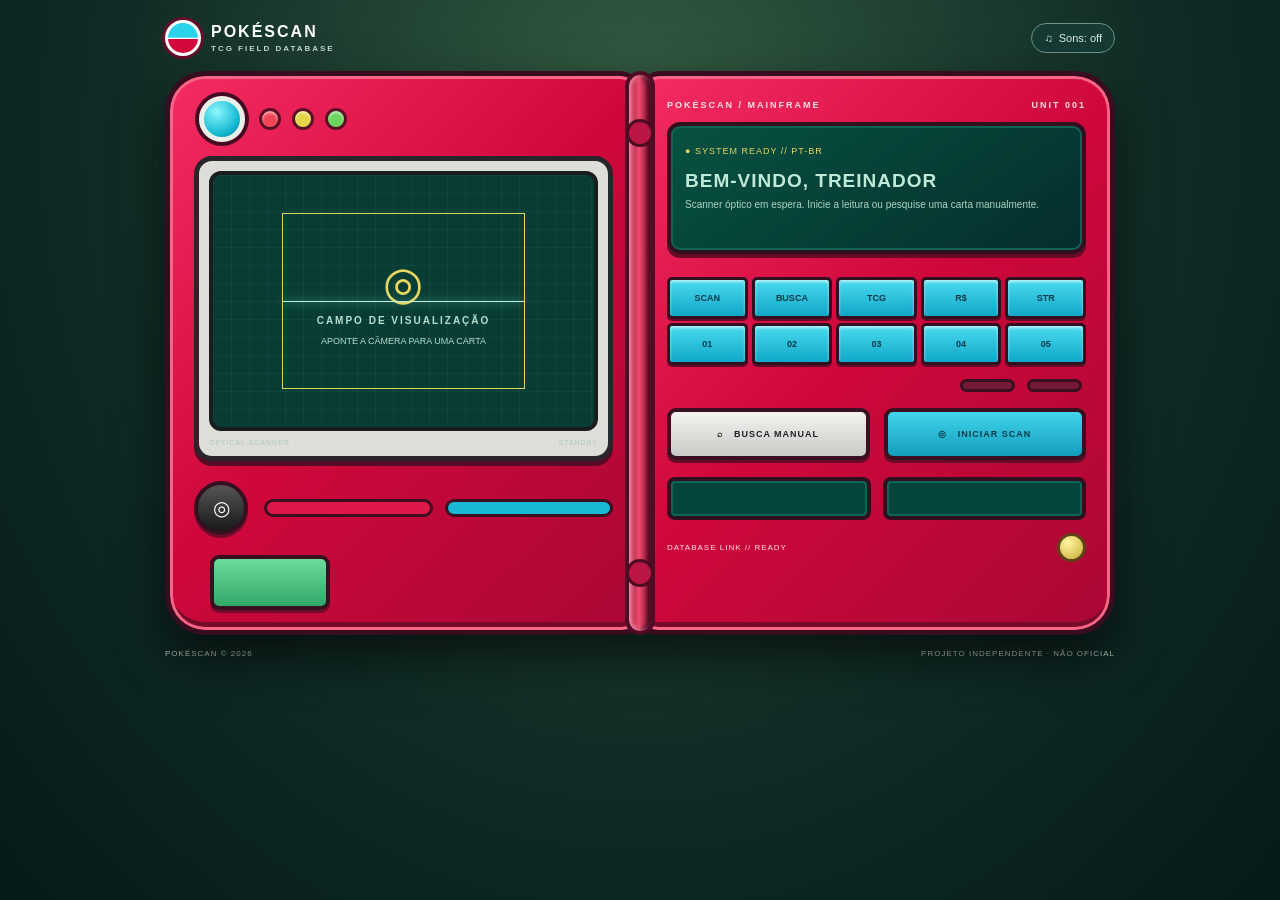
<file: index.html>
<!doctype html>
<html lang="pt-BR">
<head>
<meta charset="utf-8">
<meta name="viewport" content="width=device-width,initial-scale=1">
<meta name="theme-color" content="#d5093d">
<title>PokéScan</title>
<style>
:root{--r:#d5093d;--edge:#390d20;--sc:#073d35;--cyan:#22c4e3;--cream:#efeee9}*{box-sizing:border-box}body{margin:0;min-height:100vh;background:radial-gradient(ellipse at 50% 15%,#355c42,#102b25 58%,#061a19);font-family:Arial,sans-serif;color:white;padding:20px 12px}button{font:inherit;cursor:pointer}.app{max-width:1000px;margin:auto}.head{display:flex;justify-content:space-between;align-items:center;margin:0 auto 15px;max-width:950px}.brand{display:flex;gap:10px;align-items:center;font-weight:bold;letter-spacing:2px}.orb{width:36px;height:36px;border:3px solid white;border-radius:50%;background:linear-gradient(#2bd2ec 0 48%,white 49% 53%,#d5093d 54%);box-shadow:0 0 0 3px #690b2a}.brand small{display:block;font-size:8px;color:#c7d9d0;letter-spacing:2px;margin-top:3px}.sound{background:#163b34;color:#d8eee4;border:1px solid #6b9385;border-radius:20px;padding:8px 12px;font-size:11px}.device{display:grid;grid-template-columns:1fr 1fr;max-width:950px;margin:auto;filter:drop-shadow(0 22px 25px #0009)}.panel{background:linear-gradient(135deg,#f42c61,#cf083b 48%,#a90834);border:5px solid var(--edge);box-shadow:inset 0 0 0 3px #fa6686,inset 0 -8px 0 #780b2a;min-width:0}.left{border-radius:40px 20px 18px 40px;border-right-width:3px;padding:20px 24px}.right{border-radius:20px 40px 40px 18px;border-left-width:3px;padding:24px}.hinge{position:absolute;z-index:4;left:calc(50% - 15px);top:0;bottom:0;width:30px;border:4px solid #520b26;border-radius:18px;background:linear-gradient(90deg,#850b2c,#f34b70 45%,#720a28);box-shadow:inset 3px 0 5px #ff9aab,inset -3px 0 5px #350818}.hinge:before,.hinge:after{content:"";position:absolute;left:-3px;right:-3px;height:22px;border:3px solid #4c0b23;border-radius:50%;background:#b91643}.hinge:before{top:8%}.hinge:after{bottom:8%}.lefttop{display:flex;align-items:center;gap:14px;margin:0 0 14px 5px}.lens{width:46px;height:46px;border-radius:50%;background:radial-gradient(circle at 35% 30%,#8cf7ff,#14b8d0 65%,#08788b);border:5px solid #e7f0e9;box-shadow:0 0 0 4px #440c22}.lights{display:flex;gap:11px}.light{width:22px;height:22px;border-radius:50%;border:3px solid #5a1028;box-shadow:inset 0 2px 3px #fff9}.red{background:#f04455}.yellow{background:#e5d448}.green{background:#6bd55d}.frame{background:#deded9;border:5px solid #29252a;border-radius:18px;padding:10px;margin-bottom:20px;box-shadow:0 5px 0 #570b26}.view{height:260px;background:var(--sc);border:4px solid #191d1e;border-radius:12px;position:relative;display:grid;place-items:center;overflow:hidden}.view:before{content:"";position:absolute;inset:0;background:linear-gradient(#b0e8d20d 1px,transparent 1px),linear-gradient(90deg,#b0e8d20d 1px,transparent 1px);background-size:18px 18px}.view video{display:none;position:absolute;width:100%;height:100%;object-fit:cover}.placeholder{position:relative;text-align:center;color:#b6dfd0}.placeholder span{font-size:46px;display:block;color:#e8d65e}.placeholder b{font-size:10px;letter-spacing:2px}.placeholder small{display:block;font-size:9px;margin-top:8px}.reticle{position:absolute;inset:15% 18%;border:1px solid #e6d55c}.reticle:after{content:"";position:absolute;top:50%;left:0;right:0;height:1px;background:#baf5df;box-shadow:0 0 8px #baf5df}.foot{display:flex;justify-content:space-between;color:#aec9bd;font-size:7px;letter-spacing:1px;margin-top:8px}.leftbuttons{display:grid;grid-template-columns:58px 1fr 1fr;gap:12px;align-items:center}.round{width:54px;height:54px;border-radius:50%;border:4px solid #351020;background:linear-gradient(#555,#17191a);color:white;font-size:20px;box-shadow:0 3px 0 #700b2b}.pill{height:18px;border-radius:12px;border:3px solid #3c1021;background:#df174b}.pill.blue{background:#19b9d6}.greenkey{margin:20px 0 0 16px;width:120px;height:55px;border:4px solid #391020;border-radius:9px;background:linear-gradient(#6cdb9a,#32a76b);box-shadow:0 3px 0 #700b2b}.label{display:flex;justify-content:space-between;color:#ffe2e8;font-size:9px;font-weight:bold;letter-spacing:2px;margin-bottom:12px}.display{height:132px;background:linear-gradient(145deg,#075243,#052e2c);border:4px solid #32101f;border-radius:13px;box-shadow:inset 0 0 0 2px #126452,0 4px 0 #680b29;padding:14px;color:#c0e9d7}.display small{font-size:9px;color:#e7d65c;letter-spacing:1px}.display h1{font-size:19px;margin:12px 0 6px;letter-spacing:1px}.display p{font-size:10px;line-height:1.4;margin:0;color:#abd4c2}.keys{display:grid;grid-template-columns:repeat(5,1fr);gap:4px;margin:23px 0 14px}.key{height:42px;border:3px solid #32101f;border-radius:5px;background:linear-gradient(#4bdbef,#0fa6c8);box-shadow:inset 0 2px 3px #fff9,0 2px 0 #650b29;color:#073a47;font-size:9px;font-weight:bold}.tinyrow{display:flex;justify-content:flex-end;gap:12px;margin:0 4px 16px}.tiny{width:55px;height:13px;border-radius:10px;border:3px solid #391020;background:#741936}.actions{display:grid;grid-template-columns:1fr 1fr;gap:14px;margin-bottom:17px}.action{height:52px;border:4px solid #391020;border-radius:9px;background:linear-gradient(#f3f3ef,#c9c9c5);color:#222;font-size:9px;font-weight:bold;letter-spacing:1px;box-shadow:0 3px 0 #680b29}.action.primary{background:linear-gradient(#42d5ed,#129dbb);color:#073c49}.lowers{display:grid;grid-template-columns:1fr 1fr;gap:12px}.lower{height:43px;border:4px solid #30101e;border-radius:8px;background:#06453b;box-shadow:inset 0 0 0 2px #0b6855}.bottom{display:flex;justify-content:space-between;align-items:center;margin-top:13px;color:#ffe2e8;font-size:8px;letter-spacing:1px}.indicator{width:29px;height:29px;border-radius:50%;border:3px solid #604217;background:radial-gradient(circle at 35% 30%,#fff4a0,#c8ad34)}.caption{max-width:950px;margin:14px auto;color:#b8c9c0;display:flex;justify-content:space-between;font-size:8px;letter-spacing:1px}
dialog{border:3px solid #3b1020;border-radius:15px;padding:18px;width:min(92vw,460px);background:#f0eee7;color:#18201d;box-shadow:0 20px 70px #0009}dialog::backdrop{background:#031714c9;backdrop-filter:blur(3px)}.modalhead{display:flex;justify-content:space-between;font-size:12px;font-weight:bold;letter-spacing:1px;margin-bottom:14px}.close{border:0;background:transparent;font-size:24px}.stage{height:250px;background:#073d35;border-radius:9px;position:relative;display:grid;place-items:center;overflow:hidden}.stage video{display:none;width:100%;height:100%;object-fit:cover}.stage .placeholder{padding:10px}.modalnote{font-size:11px;color:#66736c;line-height:1.5}.modalactions{display:flex;justify-content:flex-end;gap:8px;margin-top:14px}.mbtn{border:0;border-radius:7px;padding:12px 16px;background:#ca093b;color:white;font-size:10px;font-weight:bold}.mbtn.gray{background:#68746e}.search{width:100%;padding:12px;border:1px solid #bbc3ba;border-radius:7px;margin-top:8px;font-size:14px}label{font-size:9px;font-weight:bold;letter-spacing:1px}
@media(max-width:680px){body{padding:10px 8px}.device{grid-template-columns:1fr;max-width:460px}.left{border:5px solid var(--edge);border-bottom-width:3px;border-radius:30px 30px 12px 12px;padding:14px 18px}.right{border:5px solid var(--edge);border-top-width:3px;border-radius:12px 12px 30px 30px;padding:18px}.hinge{left:0;right:0;top:calc(50% - 12px);bottom:auto;width:auto;height:24px;border-width:3px;border-radius:14px;background:linear-gradient(#870b2e,#f34b70 45%,#720a28)}.hinge:before,.hinge:after{top:3px;bottom:3px;width:18px;height:auto;left:12%;right:auto}.hinge:after{left:auto;right:12%}.lefttop{margin-bottom:10px}.lens{width:38px;height:38px}.light{width:18px;height:18px}.frame{padding:8px;margin-bottom:14px}.view{height:215px}.display{height:115px}.keys{margin:16px 0 12px}.key{height:37px}.actions{margin-bottom:13px}.caption{font-size:7px}}
</style>
</head>
<body>
<div class="app">
<header class="head">
<div class="brand"><span class="orb"></span><span>POKÉSCAN<small>TCG FIELD DATABASE</small></span></div>
<button class="sound" id="sound">♫ &nbsp;Sons: off</button>
</header>
<main>
<section class="device">
<div class="panel left">
<div class="lefttop"><span class="lens"></span><span class="lights"><i class="light red"></i><i class="light yellow"></i><i class="light green"></i></span></div>
<div class="frame">
<div class="view">
<video id="cameraVideo" autoplay playsinline></video>
<div class="placeholder" id="placeholder"><span>◎</span><b>CAMPO DE VISUALIZAÇÃO</b><small>APONTE A CÂMERA PARA UMA CARTA</small></div>
<div class="reticle"></div>
</div>
<div class="foot"><span>OPTICAL SCANNER</span><span id="status">STANDBY</span></div>
</div>
<div class="leftbuttons">
<button class="round" id="scan" aria-label="Iniciar scanner">◎</button>
<button class="pill" id="manual" aria-label="Busca manual"></button>
<button class="pill blue" id="about" aria-label="Sobre"></button>
</div>
<button class="greenkey" id="quick" aria-label="Iniciar scanner"></button>
</div>
<div class="hinge"></div>
<div class="panel right">
<div class="label"><span>POKÉSCAN / MAINFRAME</span><span>UNIT 001</span></div>
<div class="display">
<small>● SYSTEM READY // PT-BR</small>
<h1 id="title">BEM-VINDO, TREINADOR</h1>
<p id="info">Scanner óptico em espera. Inicie a leitura ou pesquise uma carta manualmente.</p>
</div>
<div class="keys">
<button class="key" data-do="scan">SCAN</button>
<button class="key" data-do="search">BUSCA</button>
<button class="key" data-do="catalog">TCG</button>
<button class="key" data-do="market">R$</button>
<button class="key" data-do="strategy">STR</button>
<button class="key" data-do="scan">01</button>
<button class="key" data-do="search">02</button>
<button class="key" data-do="catalog">03</button>
<button class="key" data-do="market">04</button>
<button class="key" data-do="strategy">05</button>
</div>
<div class="tinyrow"><span class="tiny"></span><span class="tiny"></span></div>
<div class="actions">
<button class="action" id="search">⌕ &nbsp; BUSCA MANUAL</button>
<button class="action primary" id="start">◎ &nbsp; INICIAR SCAN</button>
</div>
<div class="lowers"><div class="lower"></div><div class="lower"></div></div>
<div class="bottom"><span>DATABASE LINK // READY</span><span class="indicator"></span></div>
</div>
</section>
<div class="caption"><span>POKÉSCAN © 2026</span><span>PROJETO INDEPENDENTE · NÃO OFICIAL</span></div>
</main>
</div>

<dialog id="cameraDialog">
<div class="modalhead">SCANNER DE CARTAS<button class="close" data-close>×</button></div>
<div class="stage">
<video id="dialogVideo" autoplay playsinline></video>
<div class="placeholder" id="cameraPlaceholder"><span>◎</span><b>CÂMERA EM ESPERA</b><small>Permita o acesso à câmera.</small></div>
</div>
<p class="modalnote" id="cameraMessage">A câmera será iniciada quando você autorizar o acesso.</p>
<div class="modalactions">
<button class="mbtn gray" data-close>FECHAR</button>
<button class="mbtn" id="capture" disabled>CAPTURAR</button>
</div>
</dialog>

<dialog id="searchDialog">
<div class="modalhead">BUSCA NO CATÁLOGO<button class="close" data-close>×</button></div>
<label for="query">NOME DA CARTA OU COLEÇÃO</label>
<input id="query" class="search" placeholder="Ex.: Charizard, 151, Fogo...">
<p class="modalnote">O catálogo será conectado em uma próxima versão.</p>
<div class="modalactions">
<button class="mbtn gray" data-close>FECHAR</button>
<button class="mbtn" id="submitSearch">PESQUISAR</button>
</div>
</dialog>

<dialog id="aboutDialog">
<div class="modalhead">SOBRE O POKÉSCAN<button class="close" data-close>×</button></div>
<p>Projeto independente para identificar e explorar cartas Pokémon TCG em português, com informações de coleção, mercado e estratégia.</p>
<p class="modalnote">Projeto de fã, sem vínculo oficial com Nintendo, The Pokémon Company ou Creatures Inc.</p>
<div class="modalactions"><button class="mbtn" data-close>ENTENDI</button></div>
</dialog>

<script type="module" src="js/app.js"></script>
</body>
</html>
</file>
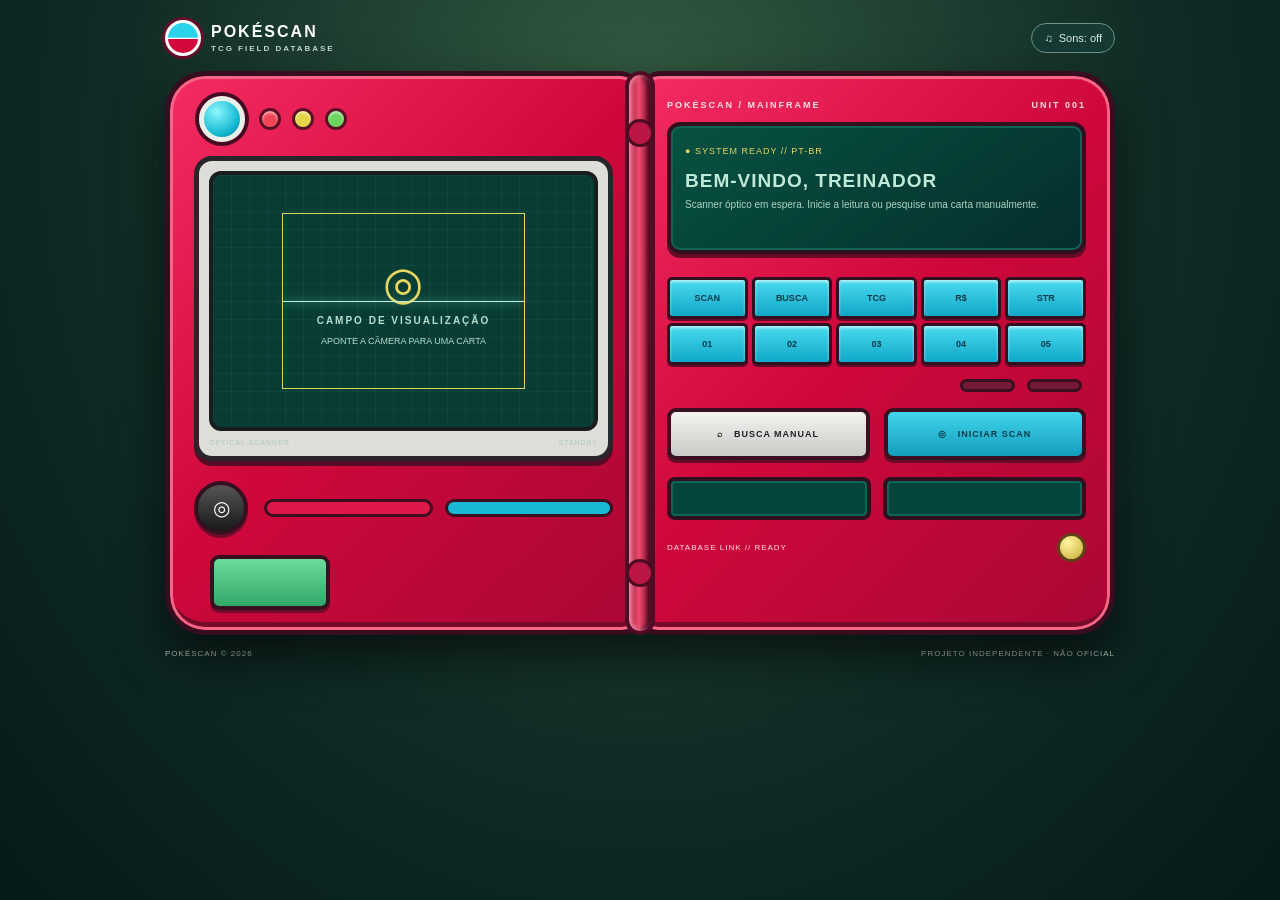
<file: Index.html>
<!doctype html>
<html lang="pt-BR"><head><meta charset="utf-8"><meta name="viewport" content="width=device-width,initial-scale=1"><meta name="theme-color" content="#d5093d"><title>PokéScan</title>
<style>
:root{--r:#d5093d;--edge:#390d20;--sc:#073d35;--cyan:#22c4e3;--cream:#efeee9}*{box-sizing:border-box}body{margin:0;min-height:100vh;background:radial-gradient(ellipse at 50% 15%,#355c42,#102b25 58%,#061a19);font-family:Arial,sans-serif;color:white;padding:20px 12px}button{font:inherit;cursor:pointer}.app{max-width:1000px;margin:auto}.head{display:flex;justify-content:space-between;align-items:center;margin:0 auto 15px;max-width:950px}.brand{display:flex;gap:10px;align-items:center;font-weight:bold;letter-spacing:2px}.orb{width:36px;height:36px;border:3px solid white;border-radius:50%;background:linear-gradient(#2bd2ec 0 48%,white 49% 53%,#d5093d 54%);box-shadow:0 0 0 3px #690b2a}.brand small{display:block;font-size:8px;color:#c7d9d0;letter-spacing:2px;margin-top:3px}.sound{background:#163b34;color:#d8eee4;border:1px solid #6b9385;border-radius:20px;padding:8px 12px;font-size:11px}.device{display:grid;grid-template-columns:1fr 1fr;max-width:950px;margin:auto;filter:drop-shadow(0 22px 25px #0009)}.panel{background:linear-gradient(135deg,#f42c61,#cf083b 48%,#a90834);border:5px solid var(--edge);box-shadow:inset 0 0 0 3px #fa6686,inset 0 -8px 0 #780b2a;min-width:0}.left{border-radius:40px 20px 18px 40px;border-right-width:3px;padding:20px 24px}.right{border-radius:20px 40px 40px 18px;border-left-width:3px;padding:24px}.hinge{position:absolute;z-index:4;left:calc(50% - 15px);top:0;bottom:0;width:30px;border:4px solid #520b26;border-radius:18px;background:linear-gradient(90deg,#850b2c,#f34b70 45%,#720a28);box-shadow:inset 3px 0 5px #ff9aab,inset -3px 0 5px #350818}.hinge:before,.hinge:after{content:"";position:absolute;left:-3px;right:-3px;height:22px;border:3px solid #4c0b23;border-radius:50%;background:#b91643}.hinge:before{top:8%}.hinge:after{bottom:8%}.lefttop{display:flex;align-items:center;gap:14px;margin:0 0 14px 5px}.lens{width:46px;height:46px;border-radius:50%;background:radial-gradient(circle at 35% 30%,#8cf7ff,#14b8d0 65%,#08788b);border:5px solid #e7f0e9;box-shadow:0 0 0 4px #440c22}.lights{display:flex;gap:11px}.light{width:22px;height:22px;border-radius:50%;border:3px solid #5a1028;box-shadow:inset 0 2px 3px #fff9}.red{background:#f04455}.yellow{background:#e5d448}.green{background:#6bd55d}.frame{background:#deded9;border:5px solid #29252a;border-radius:18px;padding:10px;margin-bottom:20px;box-shadow:0 5px 0 #570b26}.view{height:260px;background:var(--sc);border:4px solid #191d1e;border-radius:12px;position:relative;display:grid;place-items:center;overflow:hidden}.view:before{content:"";position:absolute;inset:0;background:linear-gradient(#b0e8d20d 1px,transparent 1px),linear-gradient(90deg,#b0e8d20d 1px,transparent 1px);background-size:18px 18px}.view video{display:none;position:absolute;width:100%;height:100%;object-fit:cover}.placeholder{position:relative;text-align:center;color:#b6dfd0}.placeholder span{font-size:46px;display:block;color:#e8d65e}.placeholder b{font-size:10px;letter-spacing:2px}.placeholder small{display:block;font-size:9px;margin-top:8px}.reticle{position:absolute;inset:15% 18%;border:1px solid #e6d55c}.reticle:after{content:"";position:absolute;top:50%;left:0;right:0;height:1px;background:#baf5df;box-shadow:0 0 8px #baf5df}.foot{display:flex;justify-content:space-between;color:#aec9bd;font-size:7px;letter-spacing:1px;margin-top:8px}.leftbuttons{display:grid;grid-template-columns:58px 1fr 1fr;gap:12px;align-items:center}.round{width:54px;height:54px;border-radius:50%;border:4px solid #351020;background:linear-gradient(#555,#17191a);color:white;font-size:20px;box-shadow:0 3px 0 #700b2b}.pill{height:18px;border-radius:12px;border:3px solid #3c1021;background:#df174b}.pill.blue{background:#19b9d6}.greenkey{margin:20px 0 0 16px;width:120px;height:55px;border:4px solid #391020;border-radius:9px;background:linear-gradient(#6cdb9a,#32a76b);box-shadow:0 3px 0 #700b2b}.label{display:flex;justify-content:space-between;color:#ffe2e8;font-size:9px;font-weight:bold;letter-spacing:2px;margin-bottom:12px}.display{height:132px;background:linear-gradient(145deg,#075243,#052e2c);border:4px solid #32101f;border-radius:13px;box-shadow:inset 0 0 0 2px #126452,0 4px 0 #680b29;padding:14px;color:#c0e9d7}.display small{font-size:9px;color:#e7d65c;letter-spacing:1px}.display h1{font-size:19px;margin:12px 0 6px;letter-spacing:1px}.display p{font-size:10px;line-height:1.4;margin:0;color:#abd4c2}.keys{display:grid;grid-template-columns:repeat(5,1fr);gap:4px;margin:23px 0 14px}.key{height:42px;border:3px solid #32101f;border-radius:5px;background:linear-gradient(#4bdbef,#0fa6c8);box-shadow:inset 0 2px 3px #fff9,0 2px 0 #650b29;color:#073a47;font-size:9px;font-weight:bold}.tinyrow{display:flex;justify-content:flex-end;gap:12px;margin:0 4px 16px}.tiny{width:55px;height:13px;border-radius:10px;border:3px solid #391020;background:#741936}.actions{display:grid;grid-template-columns:1fr 1fr;gap:14px;margin-bottom:17px}.action{height:52px;border:4px solid #391020;border-radius:9px;background:linear-gradient(#f3f3ef,#c9c9c5);color:#222;font-size:9px;font-weight:bold;letter-spacing:1px;box-shadow:0 3px 0 #680b29}.action.primary{background:linear-gradient(#42d5ed,#129dbb);color:#073c49}.lowers{display:grid;grid-template-columns:1fr 1fr;gap:12px}.lower{height:43px;border:4px solid #30101e;border-radius:8px;background:#06453b;box-shadow:inset 0 0 0 2px #0b6855}.bottom{display:flex;justify-content:space-between;align-items:center;margin-top:13px;color:#ffe2e8;font-size:8px;letter-spacing:1px}.indicator{width:29px;height:29px;border-radius:50%;border:3px solid #604217;background:radial-gradient(circle at 35% 30%,#fff4a0,#c8ad34)}.caption{max-width:950px;margin:14px auto;color:#b8c9c0;display:flex;justify-content:space-between;font-size:8px;letter-spacing:1px}
dialog{border:3px solid #3b1020;border-radius:15px;padding:18px;width:min(92vw,460px);background:#f0eee7;color:#18201d;box-shadow:0 20px 70px #0009}dialog::backdrop{background:#031714c9;backdrop-filter:blur(3px)}.modalhead{display:flex;justify-content:space-between;font-size:12px;font-weight:bold;letter-spacing:1px;margin-bottom:14px}.close{border:0;background:transparent;font-size:24px}.stage{height:250px;background:#073d35;border-radius:9px;position:relative;display:grid;place-items:center;overflow:hidden}.stage video{display:none;width:100%;height:100%;object-fit:cover}.stage .placeholder{padding:10px}.modalnote{font-size:11px;color:#66736c;line-height:1.5}.modalactions{display:flex;justify-content:flex-end;gap:8px;margin-top:14px}.mbtn{border:0;border-radius:7px;padding:12px 16px;background:#ca093b;color:white;font-size:10px;font-weight:bold}.mbtn.gray{background:#68746e}.search{width:100%;padding:12px;border:1px solid #bbc3ba;border-radius:7px;margin-top:8px;font-size:14px}label{font-size:9px;font-weight:bold;letter-spacing:1px}
@media(max-width:680px){body{padding:10px 8px}.device{grid-template-columns:1fr;max-width:460px}.left{border:5px solid var(--edge);border-bottom-width:3px;border-radius:30px 30px 12px 12px;padding:14px 18px}.right{border:5px solid var(--edge);border-top-width:3px;border-radius:12px 12px 30px 30px;padding:18px}.hinge{left:0;right:0;top:calc(50% - 12px);bottom:auto;width:auto;height:24px;border-width:3px;border-radius:14px;background:linear-gradient(#870b2e,#f34b70 45%,#720a28)}.hinge:before,.hinge:after{top:3px;bottom:3px;width:18px;height:auto;left:12%;right:auto}.hinge:after{left:auto;right:12%}.lefttop{margin-bottom:10px}.lens{width:38px;height:38px}.light{width:18px;height:18px}.frame{padding:8px;margin-bottom:14px}.view{height:215px}.display{height:115px}.keys{margin:16px 0 12px}.key{height:37px}.actions{margin-bottom:13px}.caption{font-size:7px}}
</style></head>
<body><div class="app">
<header class="head"><div class="brand"><span class="orb"></span><span>POKÉSCAN<small>TCG FIELD DATABASE</small></span></div><button class="sound" id="sound">♫ &nbsp;Sons: off</button></header>
<main><section class="device">
<div class="panel left"><div class="lefttop"><span class="lens"></span><span class="lights"><i class="light red"></i><i class="light yellow"></i><i class="light green"></i></span></div>
<div class="frame"><div class="view"><video id="cameraVideo" autoplay playsinline></video><div class="placeholder" id="placeholder"><span>◎</span><b>CAMPO DE VISUALIZAÇÃO</b><small>APONTE A CÂMERA PARA UMA CARTA</small></div><div class="reticle"></div></div><div class="foot"><span>OPTICAL SCANNER</span><span id="status">STANDBY</span></div></div>
<div class="leftbuttons"><button class="round" id="scan" aria-label="Iniciar scanner">◎</button><button class="pill" id="manual" aria-label="Busca manual"></button><button class="pill blue" id="about" aria-label="Sobre"></button></div><button class="greenkey" id="quick" aria-label="Iniciar scanner"></button></div>
<div class="hinge"></div>
<div class="panel right"><div class="label"><span>POKÉSCAN / MAINFRAME</span><span>UNIT 001</span></div>
<div class="display"><small>● SYSTEM READY // PT-BR</small><h1 id="title">BEM-VINDO, TREINADOR</h1><p id="info">Scanner óptico em espera. Inicie a leitura ou pesquise uma carta manualmente.</p></div>
<div class="keys"><button class="key" data-do="scan">SCAN</button><button class="key" data-do="search">BUSCA</button><button class="key" data-do="catalog">TCG</button><button class="key" data-do="market">R$</button><button class="key" data-do="strategy">STR</button><button class="key" data-do="scan">01</button><button class="key" data-do="search">02</button><button class="key" data-do="catalog">03</button><button class="key" data-do="market">04</button><button class="key" data-do="strategy">05</button></div>
<div class="tinyrow"><span class="tiny"></span><span class="tiny"></span></div>
<div class="actions"><button class="action" id="search">⌕ &nbsp; BUSCA MANUAL</button><button class="action primary" id="start">◎ &nbsp; INICIAR SCAN</button></div>
<div class="lowers"><div class="lower"></div><div class="lower"></div></div><div class="bottom"><span>DATABASE LINK // READY</span><span class="indicator"></span></div></div></section>
<div class="caption"><span>POKÉSCAN © 2026</span><span>PROJETO INDEPENDENTE · NÃO OFICIAL</span></div></main></div>
<dialog id="cameraDialog"><div class="modalhead">SCANNER DE CARTAS<button class="close" data-close>×</button></div><div class="stage"><video id="dialogVideo" autoplay playsinline></video><div class="placeholder" id="cameraPlaceholder"><span>◎</span><b>CÂMERA EM ESPERA</b><small>Permita o acesso à câmera.</small></div></div><p class="modalnote" id="cameraMessage">A câmera será iniciada quando você autorizar o acesso.</p><div class="modalactions"><button class="mbtn gray" data-close>FECHAR</button><button class="mbtn" id="capture" disabled>CAPTURAR</button></div></dialog>
<dialog id="searchDialog"><div class="modalhead">BUSCA NO CATÁLOGO<button class="close" data-close>×</button></div><label for="query">NOME DA CARTA OU COLEÇÃO</label><input id="query" class="search" placeholder="Ex.: Charizard, 151, Fogo..."><p class="modalnote">O catálogo será conectado em uma próxima versão.</p><div class="modalactions"><button class="mbtn gray" data-close>FECHAR</button><button class="mbtn" id="submitSearch">PESQUISAR</button></div></dialog>
<dialog id="aboutDialog"><div class="modalhead">SOBRE O POKÉSCAN<button class="close" data-close>×</button></div><p>Projeto independente para identificar e explorar cartas Pokémon TCG em português, com informações de coleção, mercado e estratégia.</p><p class="modalnote">Projeto de fã, sem vínculo oficial com Nintendo, The Pokémon Company ou Creatures Inc.</p><div class="modalactions"><button class="mbtn" data-close>ENTENDI</button></div></dialog>
<script>
(()=>{const $=id=>document.getElementById(id);let stream=null,sound=false;
function info(t,m){$('title').textContent=t;$('info').textContent=m}
function beep(){if(!sound)return;try{let c=new(window.AudioContext||window.webkitAudioContext)(),o=c.createOscillator(),g=c.createGain();o.frequency.value=650;g.gain.value=.03;o.connect(g);g.connect(c.destination);o.start();o.stop(c.currentTime+.08);o.onended=()=>c.close()}catch(e){}}
function search(){ $('searchDialog').showModal() }
async function camera(){$('cameraDialog').showModal();beep();try{if(!navigator.mediaDevices?.getUserMedia)throw Error('unsupported');stream=await navigator.mediaDevices.getUserMedia({video:{facingMode:{ideal:'environment'}},audio:false});$('dialogVideo').srcObject=stream;$('dialogVideo').style.display='block';$('cameraPlaceholder').style.display='none';$('capture').disabled=false;$('cameraMessage').textContent='Câmera conectada. O reconhecimento automático será adicionado na próxima etapa.';$('status').textContent='CAMERA ON';info('CÂMERA ATIVA','Visualização iniciada. O reconhecimento automático será implementado na próxima etapa.')}catch(e){$('cameraMessage').textContent=e.name==='NotAllowedError'?'Acesso negado. Autorize a câmera nas permissões do navegador.':'Não foi possível iniciar a câmera. Abra o site em HTTPS num navegador atualizado.'}}
['scan','quick','start'].forEach(id=>$(id).addEventListener('click',camera));['manual','search'].forEach(id=>$(id).addEventListener('click',search));$('about').addEventListener('click',()=>$('aboutDialog').showModal());
document.querySelectorAll('[data-close]').forEach(b=>b.addEventListener('click',()=>b.closest('dialog').close()));document.querySelectorAll('dialog').forEach(d=>d.addEventListener('click',e=>{if(e.target===d)d.close()}));
$('cameraDialog').addEventListener('close',()=>{if(stream)stream.getTracks().forEach(t=>t.stop());stream=null;$('dialogVideo').srcObject=null;$('dialogVideo').style.display='none';$('cameraPlaceholder').style.display='block';$('capture').disabled=true;$('status').textContent='STANDBY'});
$('capture').addEventListener('click',()=>{$('cameraMessage').textContent='Captura será implementada junto ao módulo de reconhecimento.';beep()});
$('sound').addEventListener('click',()=>{sound=!sound;$('sound').textContent='♫  Sons: '+(sound?'on':'off');beep()});
$('submitSearch').addEventListener('click',()=>{let q=$('query').value.trim();if(q){info('BUSCA RECEBIDA','Pesquisa por: '+q+'. O catálogo será conectado na próxima versão.');$('searchDialog').close()}});
document.querySelectorAll('[data-do]').forEach(b=>b.addEventListener('click',()=>{let a=b.dataset.do;beep();if(a==='scan')camera();else if(a==='search')search();else if(a==='catalog')info('CATÁLOGO TCG','Pokémon, Treinadores e Energias — conexão na próxima versão.');else if(a==='market')info('MERCADO BRASILEIRO','Consulta de preços e ofertas será adicionada em uma próxima versão.');else info('ANÁLISE TÁTICA','Formato Standard, legalidade e sinergias serão adicionados em uma próxima versão.')}))
})();
</script></body></html>
</file>
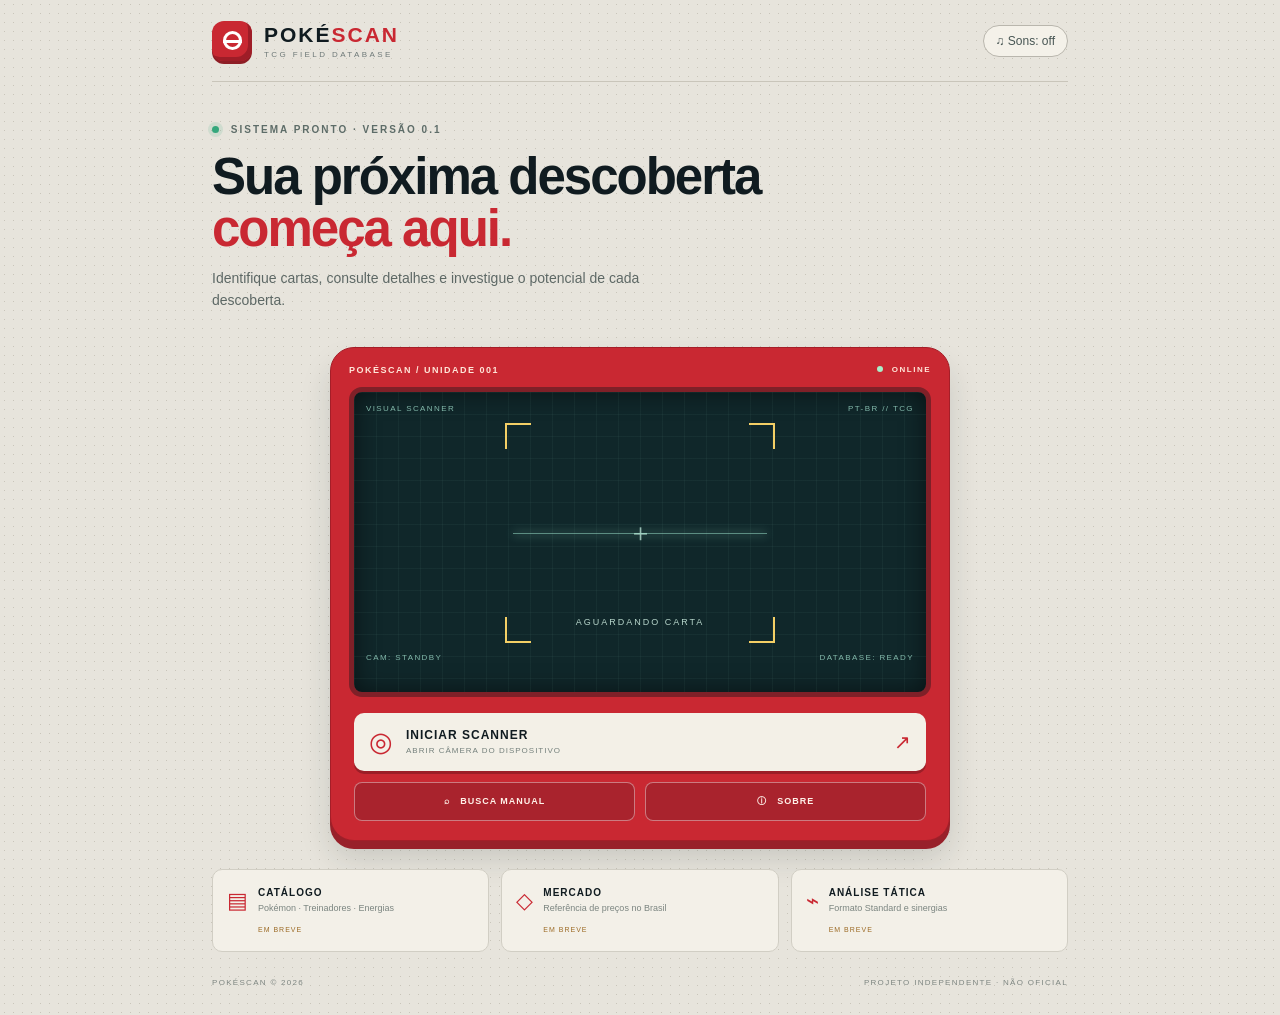
<file: index(1).html>
<!doctype html>
<html lang="pt-BR">
<head>
  <meta charset="utf-8">
  <meta name="viewport" content="width=device-width, initial-scale=1">
  <meta name="theme-color" content="#c92832">
  <meta name="description" content="PokéScan — identificação e análise de cartas Pokémon TCG.">
  <title>PokéScan — Scanner de cartas TCG</title>
  <style>
:root{--red:#c92832;--red2:#ef4548;--ink:#101b20;--screen:#10272a;--mint:#9fe6cf;--cream:#f3f0e7;--yellow:#f4cf65;--muted:#a9b7b5}
*{box-sizing:border-box}body{margin:0;background:#e7e4dc;color:var(--ink);font-family:Arial,Helvetica,sans-serif;min-height:100vh;background-image:radial-gradient(#c9c5ba 0.7px,transparent .7px);background-size:9px 9px}
button{font:inherit;cursor:pointer}.app-shell{max-width:900px;margin:auto;min-height:100vh;padding:0 22px 28px}.topbar{height:82px;display:flex;align-items:center;justify-content:space-between;border-bottom:1px solid #c9c5ba}.brand{display:flex;align-items:center;gap:12px;color:var(--ink);text-decoration:none}.brand strong{display:block;font-size:21px;letter-spacing:2px}.brand strong span{color:var(--red)}.brand small{display:block;font-size:8px;letter-spacing:2.4px;color:#6e7978;margin-top:3px}.brand-mark{width:40px;height:40px;border-radius:12px;background:var(--red);display:grid;place-items:center;box-shadow:inset -4px -4px 0 #9e1d27,0 3px 0 #8e1d25}.brand-mark span{width:19px;height:19px;border:3px solid white;border-radius:50%;position:relative}.brand-mark span:after{content:"";position:absolute;left:-3px;right:-3px;top:6px;border-top:3px solid white}.sound-toggle{border:1px solid #b9b6ad;border-radius:20px;padding:8px 12px;background:#f4f1e9;color:#475553;font-size:12px}.hero{padding:42px 0 25px}.eyebrow{font-size:10px;letter-spacing:2px;font-weight:bold;color:#5d6c68}.pulse{display:inline-block;width:7px;height:7px;background:#35a77c;border-radius:50%;margin-right:7px;box-shadow:0 0 0 4px #35a77c22}h1{font-size:clamp(32px,6vw,51px);line-height:1.02;letter-spacing:-2px;margin:16px 0 12px}h1 em{font-style:normal;color:var(--red)}.hero p{color:#5d6865;max-width:490px;font-size:14px;line-height:1.6;margin:0}
.device{max-width:620px;margin:10px auto 28px;background:var(--red);border-radius:24px;padding:17px 18px 19px;box-shadow:0 8px 0 #98212a,0 18px 30px #1c292a26;border:1px solid #a51e28}.device-top{height:22px;display:flex;justify-content:space-between;align-items:flex-start;color:#ffe6d9;font-size:9px;letter-spacing:1.5px;font-weight:bold}.device-status{font-size:8px}.device-status i{display:inline-block;width:6px;height:6px;border-radius:50%;background:#a7efc9;margin-right:5px}.screen{background:var(--screen);border:5px solid #7f2028;border-radius:13px;padding:12px;min-height:310px;position:relative;overflow:hidden;box-shadow:inset 0 0 25px #0008}.screen-grid{position:absolute;inset:0;background:linear-gradient(#a1e7d00c 1px,transparent 1px),linear-gradient(90deg,#a1e7d00c 1px,transparent 1px);background-size:22px 22px;pointer-events:none}.screen-content{position:relative;z-index:1;color:var(--mint);height:100%;display:flex;flex-direction:column}.screen-heading,.screen-footer{display:flex;justify-content:space-between;font-size:8px;letter-spacing:1.4px;color:#83b9ab}.scan-reticle{height:220px;max-width:270px;width:100%;margin:10px auto;position:relative;display:grid;place-items:center}.corner{position:absolute;width:26px;height:26px;border-color:var(--yellow);border-style:solid}.tl{top:0;left:0;border-width:2px 0 0 2px}.tr{top:0;right:0;border-width:2px 2px 0 0}.bl{bottom:0;left:0;border-width:0 0 2px 2px}.br{bottom:0;right:0;border-width:0 2px 2px 0}.scan-cross{font-size:25px;color:#b9dfd3;opacity:.8}.scan-line{position:absolute;left:8px;right:8px;height:1px;background:#9fe6cf88;top:50%;box-shadow:0 0 10px #9fe6cf}.scan-hint{position:absolute;bottom:16px;font-size:9px;letter-spacing:2px;color:#b6d5ca}.screen-footer{margin-top:auto}.device-controls{padding:16px 5px 0}.scan-button{width:100%;border:0;border-radius:10px;background:var(--cream);color:var(--ink);padding:13px 15px;display:flex;align-items:center;gap:13px;text-align:left;box-shadow:0 3px 0 #9c1e27}.scan-button:hover{background:white;transform:translateY(-1px)}.camera-icon{font-size:27px;color:var(--red)}.scan-button b{font-size:12px;letter-spacing:1px;display:block}.scan-button small{font-size:8px;letter-spacing:1px;color:#74807c;display:block;margin-top:4px}.arrow{margin-left:auto;font-size:20px;color:var(--red)}.control-row{display:grid;grid-template-columns:1fr 1fr;gap:10px;margin-top:11px}.secondary-button{border:1px solid #ffffff66;background:#a9232d;color:#fff1e9;border-radius:8px;padding:12px 8px;font-size:9px;font-weight:bold;letter-spacing:1px}.secondary-button:hover{background:#9d1f29}.quick-grid{display:grid;grid-template-columns:repeat(3,1fr);gap:12px}.quick-card{background:#f3f0e8;border:1px solid #d1cec4;border-radius:10px;padding:14px;display:grid;grid-template-columns:auto 1fr;gap:10px;align-items:center;min-height:83px}.quick-icon{font-size:22px;color:var(--red)}.quick-card b{font-size:10px;letter-spacing:1px;display:block}.quick-card small{display:block;font-size:9px;color:#7b8580;margin-top:5px;line-height:1.3}.soon{grid-column:2;font-size:7px;letter-spacing:1px;color:#9c6a25;margin-top:-5px}footer{display:flex;justify-content:space-between;color:#7d8580;font-size:8px;letter-spacing:1.3px;padding:26px 0 0}
.modal{border:1px solid #b8b6ad;border-radius:14px;padding:20px;width:min(92vw,480px);background:#f3f0e7;color:var(--ink);box-shadow:0 20px 70px #0005}.modal::backdrop{background:#0c1719bb;backdrop-filter:blur(3px)}.modal-head{display:flex;justify-content:space-between;align-items:center;font-size:12px;letter-spacing:1.2px;margin-bottom:16px}.close{border:0;background:transparent;font-size:25px;color:#6d7772}.camera-stage{height:260px;background:#10272a;border-radius:9px;position:relative;overflow:hidden;display:grid;place-items:center}.camera-stage video{width:100%;height:100%;object-fit:cover;display:none}.camera-placeholder{color:var(--mint);display:flex;flex-direction:column;align-items:center;gap:9px}.camera-placeholder span{font-size:40px}.camera-placeholder b{font-size:10px;letter-spacing:1.5px}.camera-placeholder small{font-size:10px;color:#a9b7b5}.camera-frame{position:absolute;inset:28px 65px;border:1px solid #f4cf65aa;pointer-events:none}.modal-note{font-size:11px;line-height:1.5;color:#66736e}.modal-actions{display:flex;justify-content:flex-end;gap:9px;margin-top:16px}.modal-actions .secondary-button{background:#66736e;border:0}.scan-button.compact{width:auto;padding:12px 18px;background:var(--red);color:white;box-shadow:none;font-size:9px;letter-spacing:1px}.scan-button.compact:hover{background:#a91e29}.modal label{font-size:9px;letter-spacing:1px;font-weight:bold}.search-input{display:block;width:100%;margin-top:8px;padding:13px;border:1px solid #c5c7be;border-radius:7px;background:#fff;font-size:14px}
@media(max-width:620px){.app-shell{padding:0 15px 22px}.topbar{height:70px}.hero{padding:32px 0 20px}.screen{min-height:280px}.scan-reticle{height:190px}.quick-grid{grid-template-columns:1fr}.quick-card{min-height:68px}.soon{grid-column:2}footer{gap:10px;font-size:7px}.device{padding:14px}.sound-toggle span{font-size:10px}}

</style>
</head>
<body>
  <div class="app-shell">
    <header class="topbar">
      <a class="brand" href="#" aria-label="PokéScan início">
        <span class="brand-mark"><span></span></span>
        <span><strong>POKÉ<span>SCAN</span></strong><small>TCG FIELD DATABASE</small></span>
      </a>
      <button class="sound-toggle" id="soundToggle" aria-pressed="false" title="Ativar ou desativar sons">♫ <span>Sons: off</span></button>
    </header>

    <main>
      <section class="hero">
        <div class="eyebrow"><span class="pulse"></span> SISTEMA PRONTO · VERSÃO 0.1</div>
        <h1>Sua próxima descoberta<br><em>começa aqui.</em></h1>
        <p>Identifique cartas, consulte detalhes e investigue o potencial de cada descoberta.</p>
      </section>

      <section class="device" aria-label="Painel principal do PokéScan">
        <div class="device-top"><span class="device-label">POKÉSCAN / UNIDADE 001</span><span class="device-status"><i></i> ONLINE</span></div>
        <div class="screen">
          <div class="screen-grid"></div>
          <div class="screen-content">
            <div class="screen-heading"><span>VISUAL SCANNER</span><span>PT-BR // TCG</span></div>
            <div class="scan-reticle"><div class="corner tl"></div><div class="corner tr"></div><div class="corner bl"></div><div class="corner br"></div><div class="scan-cross">＋</div><div class="scan-line"></div><div class="scan-hint">AGUARDANDO CARTA</div></div>
            <div class="screen-footer"><span>CAM: STANDBY</span><span>DATABASE: READY</span></div>
          </div>
        </div>
        <div class="device-controls">
          <button class="scan-button" id="scanButton"><span class="camera-icon">◎</span><span><b>INICIAR SCANNER</b><small>ABRIR CÂMERA DO DISPOSITIVO</small></span><span class="arrow">↗</span></button>
          <div class="control-row"><button class="secondary-button" id="searchButton">⌕ &nbsp; BUSCA MANUAL</button><button class="secondary-button" id="aboutButton">ⓘ &nbsp; SOBRE</button></div>
        </div>
      </section>

      <section class="quick-grid">
        <article class="quick-card"><span class="quick-icon">▤</span><div><b>CATÁLOGO</b><small>Pokémon · Treinadores · Energias</small></div><span class="soon">EM BREVE</span></article>
        <article class="quick-card"><span class="quick-icon">◇</span><div><b>MERCADO</b><small>Referência de preços no Brasil</small></div><span class="soon">EM BREVE</span></article>
        <article class="quick-card"><span class="quick-icon">⌁</span><div><b>ANÁLISE TÁTICA</b><small>Formato Standard e sinergias</small></div><span class="soon">EM BREVE</span></article>
      </section>
      <footer><span>POKÉSCAN © 2026</span><span>PROJETO INDEPENDENTE · NÃO OFICIAL</span></footer>
    </main>
  </div>

  <dialog id="cameraDialog" class="modal">
    <div class="modal-head"><b>SCANNER DE CARTAS</b><button class="close" data-close>×</button></div>
    <div class="camera-stage"><video id="cameraVideo" autoplay playsinline></video><div class="camera-placeholder" id="cameraPlaceholder"><span>◎</span><b>CÂMERA EM ESPERA</b><small>Permita o acesso à câmera quando solicitado.</small></div><div class="camera-frame"></div></div>
    <p class="modal-note" id="cameraMessage">O módulo de captura será ativado nesta etapa de desenvolvimento.</p>
    <div class="modal-actions"><button class="secondary-button" data-close>FECHAR</button><button class="scan-button compact" id="captureButton" disabled>CAPTURAR</button></div>
  </dialog>

  <dialog id="searchDialog" class="modal">
    <div class="modal-head"><b>BUSCA NO CATÁLOGO</b><button class="close" data-close>×</button></div>
    <label for="cardSearch">NOME DA CARTA OU COLEÇÃO</label>
    <input id="cardSearch" class="search-input" type="search" placeholder="Ex.: Charizard, 151, Fogo...">
    <p class="modal-note">A busca será conectada ao catálogo de cartas em uma próxima versão.</p>
    <div class="modal-actions"><button class="secondary-button" data-close>FECHAR</button><button class="scan-button compact" id="searchSubmit">PESQUISAR</button></div>
  </dialog>

  <dialog id="aboutDialog" class="modal">
    <div class="modal-head"><b>SOBRE O POKÉSCAN</b><button class="close" data-close>×</button></div>
    <p>Um projeto independente para identificar e explorar cartas do Pokémon Trading Card Game em português, com informações de coleção, mercado e estratégia.</p>
    <p class="modal-note">PokéScan é um projeto de fã, sem vínculo oficial com Nintendo, The Pokémon Company ou Creatures Inc.</p>
    <div class="modal-actions"><button class="scan-button compact" data-close>ENTENDI</button></div>
  </dialog>
  <script>
(() => {
  const $ = (id) => document.getElementById(id);
  const dialogs = ["cameraDialog", "searchDialog", "aboutDialog"].map($);
  const soundToggle = $("soundToggle");
  let soundOn = false;

  function tone(freq = 660, duration = 0.08) {
    if (!soundOn) return;
    try {
      const ctx = new (window.AudioContext || window.webkitAudioContext)();
      const osc = ctx.createOscillator();
      const gain = ctx.createGain();
      osc.frequency.value = freq;
      gain.gain.setValueAtTime(0.035, ctx.currentTime);
      gain.gain.exponentialRampToValueAtTime(0.001, ctx.currentTime + duration);
      osc.connect(gain); gain.connect(ctx.destination);
      osc.start(); osc.stop(ctx.currentTime + duration);
      osc.onended = () => ctx.close();
    } catch (_) {}
  }

  $("scanButton").addEventListener("click", () => { $("cameraDialog").showModal(); tone(520); });
  $("searchButton").addEventListener("click", () => $("searchDialog").showModal());
  $("aboutButton").addEventListener("click", () => $("aboutDialog").showModal());
  document.querySelectorAll("[data-close]").forEach(btn => btn.addEventListener("click", () => {
    const dialog = btn.closest("dialog");
    if (dialog) dialog.close();
  }));
  dialogs.forEach(dialog => dialog.addEventListener("click", e => {
    if (e.target === dialog) dialog.close();
  }));
  soundToggle.addEventListener("click", () => {
    soundOn = !soundOn;
    soundToggle.setAttribute("aria-pressed", String(soundOn));
    soundToggle.querySelector("span").textContent = `Sons: ${soundOn ? "on" : "off"}`;
    tone(740);
  });
  $("searchSubmit").addEventListener("click", () => {
    const term = $("cardSearch").value.trim();
    $("cardSearch").focus();
    if (term) {
      $("cardSearch").setCustomValidity("O catálogo será conectado na próxima etapa.");
      $("cardSearch").reportValidity();
      $("cardSearch").setCustomValidity("");
    }
  });
})();
</script>
  <script>
(() => {
  const video = document.getElementById("cameraVideo");
  const placeholder = document.getElementById("cameraPlaceholder");
  const message = document.getElementById("cameraMessage");
  const capture = document.getElementById("captureButton");
  let stream = null;

  async function startCamera() {
    if (!navigator.mediaDevices?.getUserMedia) {
      message.textContent = "Seu navegador não disponibilizou acesso à câmera. Abra o app em um navegador atualizado e usando HTTPS.";
      return;
    }
    try {
      stream = await navigator.mediaDevices.getUserMedia({ video: { facingMode: { ideal: "environment" } }, audio: false });
      video.srcObject = stream;
      video.style.display = "block";
      placeholder.style.display = "none";
      capture.disabled = false;
      message.textContent = "Câmera conectada. A identificação automática de cartas será adicionada em uma próxima etapa.";
    } catch (error) {
      message.textContent = error.name === "NotAllowedError"
        ? "Acesso à câmera negado. Autorize a câmera nas permissões do navegador e tente novamente."
        : "Não foi possível iniciar a câmera neste dispositivo.";
    }
  }

  document.getElementById("cameraDialog").addEventListener("close", () => {
    if (stream) stream.getTracks().forEach(track => track.stop());
    stream = null;
    video.srcObject = null;
    video.style.display = "none";
    placeholder.style.display = "flex";
    capture.disabled = true;
  });
  document.getElementById("scanButton").addEventListener("click", startCamera);
  capture.addEventListener("click", () => {
    message.textContent = "Captura de imagem será implementada junto ao módulo de reconhecimento.";
  });
})();
</script>
</body>
</html>
</file>
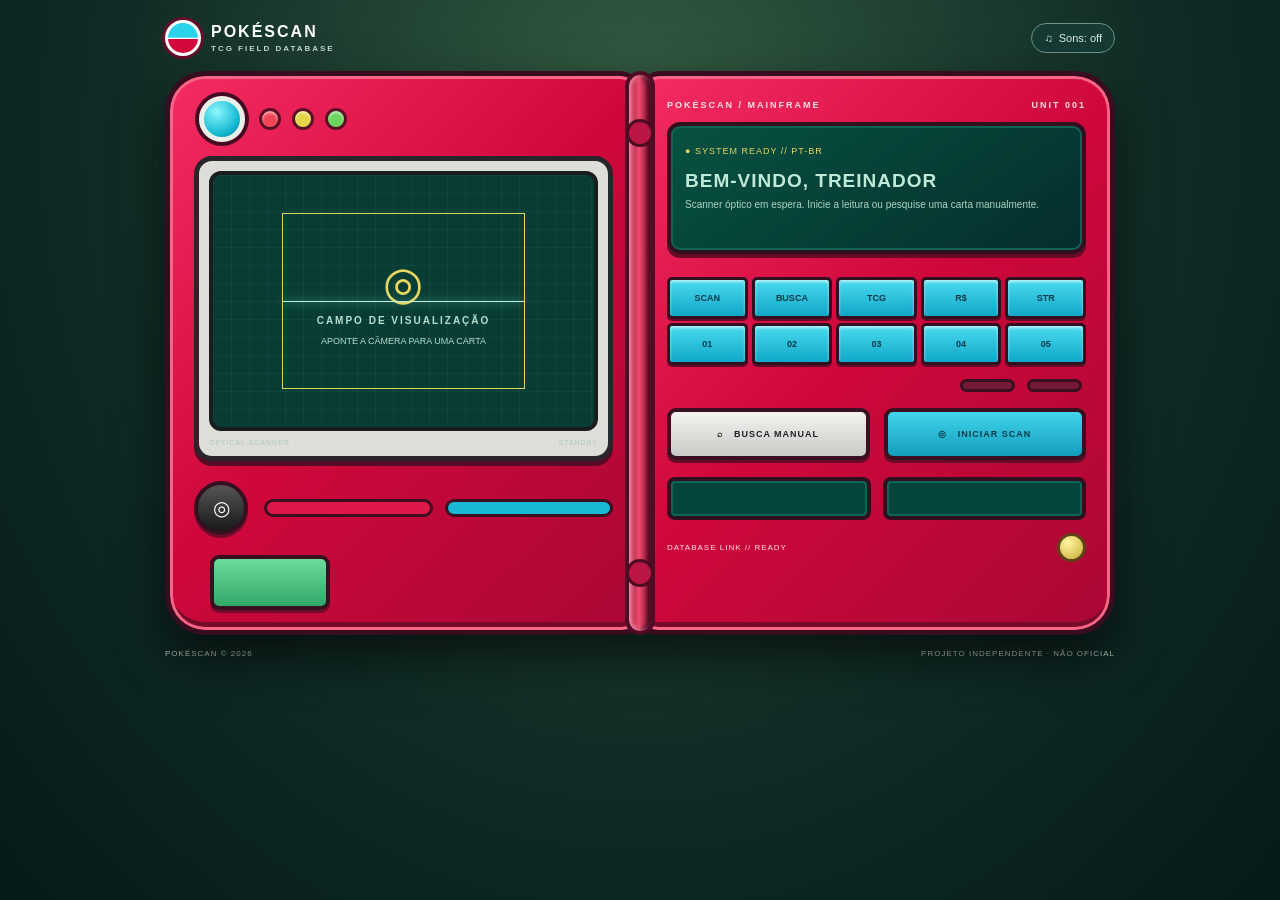
<file: PokeScan_v0.2(1).html>
<!doctype html>
<html lang="pt-BR"><head><meta charset="utf-8"><meta name="viewport" content="width=device-width,initial-scale=1"><meta name="theme-color" content="#d5093d"><title>PokéScan</title>
<style>
:root{--r:#d5093d;--edge:#390d20;--sc:#073d35;--cyan:#22c4e3;--cream:#efeee9}*{box-sizing:border-box}body{margin:0;min-height:100vh;background:radial-gradient(ellipse at 50% 15%,#355c42,#102b25 58%,#061a19);font-family:Arial,sans-serif;color:white;padding:20px 12px}button{font:inherit;cursor:pointer}.app{max-width:1000px;margin:auto}.head{display:flex;justify-content:space-between;align-items:center;margin:0 auto 15px;max-width:950px}.brand{display:flex;gap:10px;align-items:center;font-weight:bold;letter-spacing:2px}.orb{width:36px;height:36px;border:3px solid white;border-radius:50%;background:linear-gradient(#2bd2ec 0 48%,white 49% 53%,#d5093d 54%);box-shadow:0 0 0 3px #690b2a}.brand small{display:block;font-size:8px;color:#c7d9d0;letter-spacing:2px;margin-top:3px}.sound{background:#163b34;color:#d8eee4;border:1px solid #6b9385;border-radius:20px;padding:8px 12px;font-size:11px}.device{display:grid;grid-template-columns:1fr 1fr;max-width:950px;margin:auto;filter:drop-shadow(0 22px 25px #0009)}.panel{background:linear-gradient(135deg,#f42c61,#cf083b 48%,#a90834);border:5px solid var(--edge);box-shadow:inset 0 0 0 3px #fa6686,inset 0 -8px 0 #780b2a;min-width:0}.left{border-radius:40px 20px 18px 40px;border-right-width:3px;padding:20px 24px}.right{border-radius:20px 40px 40px 18px;border-left-width:3px;padding:24px}.hinge{position:absolute;z-index:4;left:calc(50% - 15px);top:0;bottom:0;width:30px;border:4px solid #520b26;border-radius:18px;background:linear-gradient(90deg,#850b2c,#f34b70 45%,#720a28);box-shadow:inset 3px 0 5px #ff9aab,inset -3px 0 5px #350818}.hinge:before,.hinge:after{content:"";position:absolute;left:-3px;right:-3px;height:22px;border:3px solid #4c0b23;border-radius:50%;background:#b91643}.hinge:before{top:8%}.hinge:after{bottom:8%}.lefttop{display:flex;align-items:center;gap:14px;margin:0 0 14px 5px}.lens{width:46px;height:46px;border-radius:50%;background:radial-gradient(circle at 35% 30%,#8cf7ff,#14b8d0 65%,#08788b);border:5px solid #e7f0e9;box-shadow:0 0 0 4px #440c22}.lights{display:flex;gap:11px}.light{width:22px;height:22px;border-radius:50%;border:3px solid #5a1028;box-shadow:inset 0 2px 3px #fff9}.red{background:#f04455}.yellow{background:#e5d448}.green{background:#6bd55d}.frame{background:#deded9;border:5px solid #29252a;border-radius:18px;padding:10px;margin-bottom:20px;box-shadow:0 5px 0 #570b26}.view{height:260px;background:var(--sc);border:4px solid #191d1e;border-radius:12px;position:relative;display:grid;place-items:center;overflow:hidden}.view:before{content:"";position:absolute;inset:0;background:linear-gradient(#b0e8d20d 1px,transparent 1px),linear-gradient(90deg,#b0e8d20d 1px,transparent 1px);background-size:18px 18px}.view video{display:none;position:absolute;width:100%;height:100%;object-fit:cover}.placeholder{position:relative;text-align:center;color:#b6dfd0}.placeholder span{font-size:46px;display:block;color:#e8d65e}.placeholder b{font-size:10px;letter-spacing:2px}.placeholder small{display:block;font-size:9px;margin-top:8px}.reticle{position:absolute;inset:15% 18%;border:1px solid #e6d55c}.reticle:after{content:"";position:absolute;top:50%;left:0;right:0;height:1px;background:#baf5df;box-shadow:0 0 8px #baf5df}.foot{display:flex;justify-content:space-between;color:#aec9bd;font-size:7px;letter-spacing:1px;margin-top:8px}.leftbuttons{display:grid;grid-template-columns:58px 1fr 1fr;gap:12px;align-items:center}.round{width:54px;height:54px;border-radius:50%;border:4px solid #351020;background:linear-gradient(#555,#17191a);color:white;font-size:20px;box-shadow:0 3px 0 #700b2b}.pill{height:18px;border-radius:12px;border:3px solid #3c1021;background:#df174b}.pill.blue{background:#19b9d6}.greenkey{margin:20px 0 0 16px;width:120px;height:55px;border:4px solid #391020;border-radius:9px;background:linear-gradient(#6cdb9a,#32a76b);box-shadow:0 3px 0 #700b2b}.label{display:flex;justify-content:space-between;color:#ffe2e8;font-size:9px;font-weight:bold;letter-spacing:2px;margin-bottom:12px}.display{height:132px;background:linear-gradient(145deg,#075243,#052e2c);border:4px solid #32101f;border-radius:13px;box-shadow:inset 0 0 0 2px #126452,0 4px 0 #680b29;padding:14px;color:#c0e9d7}.display small{font-size:9px;color:#e7d65c;letter-spacing:1px}.display h1{font-size:19px;margin:12px 0 6px;letter-spacing:1px}.display p{font-size:10px;line-height:1.4;margin:0;color:#abd4c2}.keys{display:grid;grid-template-columns:repeat(5,1fr);gap:4px;margin:23px 0 14px}.key{height:42px;border:3px solid #32101f;border-radius:5px;background:linear-gradient(#4bdbef,#0fa6c8);box-shadow:inset 0 2px 3px #fff9,0 2px 0 #650b29;color:#073a47;font-size:9px;font-weight:bold}.tinyrow{display:flex;justify-content:flex-end;gap:12px;margin:0 4px 16px}.tiny{width:55px;height:13px;border-radius:10px;border:3px solid #391020;background:#741936}.actions{display:grid;grid-template-columns:1fr 1fr;gap:14px;margin-bottom:17px}.action{height:52px;border:4px solid #391020;border-radius:9px;background:linear-gradient(#f3f3ef,#c9c9c5);color:#222;font-size:9px;font-weight:bold;letter-spacing:1px;box-shadow:0 3px 0 #680b29}.action.primary{background:linear-gradient(#42d5ed,#129dbb);color:#073c49}.lowers{display:grid;grid-template-columns:1fr 1fr;gap:12px}.lower{height:43px;border:4px solid #30101e;border-radius:8px;background:#06453b;box-shadow:inset 0 0 0 2px #0b6855}.bottom{display:flex;justify-content:space-between;align-items:center;margin-top:13px;color:#ffe2e8;font-size:8px;letter-spacing:1px}.indicator{width:29px;height:29px;border-radius:50%;border:3px solid #604217;background:radial-gradient(circle at 35% 30%,#fff4a0,#c8ad34)}.caption{max-width:950px;margin:14px auto;color:#b8c9c0;display:flex;justify-content:space-between;font-size:8px;letter-spacing:1px}
dialog{border:3px solid #3b1020;border-radius:15px;padding:18px;width:min(92vw,460px);background:#f0eee7;color:#18201d;box-shadow:0 20px 70px #0009}dialog::backdrop{background:#031714c9;backdrop-filter:blur(3px)}.modalhead{display:flex;justify-content:space-between;font-size:12px;font-weight:bold;letter-spacing:1px;margin-bottom:14px}.close{border:0;background:transparent;font-size:24px}.stage{height:250px;background:#073d35;border-radius:9px;position:relative;display:grid;place-items:center;overflow:hidden}.stage video{display:none;width:100%;height:100%;object-fit:cover}.stage .placeholder{padding:10px}.modalnote{font-size:11px;color:#66736c;line-height:1.5}.modalactions{display:flex;justify-content:flex-end;gap:8px;margin-top:14px}.mbtn{border:0;border-radius:7px;padding:12px 16px;background:#ca093b;color:white;font-size:10px;font-weight:bold}.mbtn.gray{background:#68746e}.search{width:100%;padding:12px;border:1px solid #bbc3ba;border-radius:7px;margin-top:8px;font-size:14px}label{font-size:9px;font-weight:bold;letter-spacing:1px}
@media(max-width:680px){body{padding:10px 8px}.device{grid-template-columns:1fr;max-width:460px}.left{border:5px solid var(--edge);border-bottom-width:3px;border-radius:30px 30px 12px 12px;padding:14px 18px}.right{border:5px solid var(--edge);border-top-width:3px;border-radius:12px 12px 30px 30px;padding:18px}.hinge{left:0;right:0;top:calc(50% - 12px);bottom:auto;width:auto;height:24px;border-width:3px;border-radius:14px;background:linear-gradient(#870b2e,#f34b70 45%,#720a28)}.hinge:before,.hinge:after{top:3px;bottom:3px;width:18px;height:auto;left:12%;right:auto}.hinge:after{left:auto;right:12%}.lefttop{margin-bottom:10px}.lens{width:38px;height:38px}.light{width:18px;height:18px}.frame{padding:8px;margin-bottom:14px}.view{height:215px}.display{height:115px}.keys{margin:16px 0 12px}.key{height:37px}.actions{margin-bottom:13px}.caption{font-size:7px}}
</style></head>
<body><div class="app">
<header class="head"><div class="brand"><span class="orb"></span><span>POKÉSCAN<small>TCG FIELD DATABASE</small></span></div><button class="sound" id="sound">♫ &nbsp;Sons: off</button></header>
<main><section class="device">
<div class="panel left"><div class="lefttop"><span class="lens"></span><span class="lights"><i class="light red"></i><i class="light yellow"></i><i class="light green"></i></span></div>
<div class="frame"><div class="view"><video id="cameraVideo" autoplay playsinline></video><div class="placeholder" id="placeholder"><span>◎</span><b>CAMPO DE VISUALIZAÇÃO</b><small>APONTE A CÂMERA PARA UMA CARTA</small></div><div class="reticle"></div></div><div class="foot"><span>OPTICAL SCANNER</span><span id="status">STANDBY</span></div></div>
<div class="leftbuttons"><button class="round" id="scan" aria-label="Iniciar scanner">◎</button><button class="pill" id="manual" aria-label="Busca manual"></button><button class="pill blue" id="about" aria-label="Sobre"></button></div><button class="greenkey" id="quick" aria-label="Iniciar scanner"></button></div>
<div class="hinge"></div>
<div class="panel right"><div class="label"><span>POKÉSCAN / MAINFRAME</span><span>UNIT 001</span></div>
<div class="display"><small>● SYSTEM READY // PT-BR</small><h1 id="title">BEM-VINDO, TREINADOR</h1><p id="info">Scanner óptico em espera. Inicie a leitura ou pesquise uma carta manualmente.</p></div>
<div class="keys"><button class="key" data-do="scan">SCAN</button><button class="key" data-do="search">BUSCA</button><button class="key" data-do="catalog">TCG</button><button class="key" data-do="market">R$</button><button class="key" data-do="strategy">STR</button><button class="key" data-do="scan">01</button><button class="key" data-do="search">02</button><button class="key" data-do="catalog">03</button><button class="key" data-do="market">04</button><button class="key" data-do="strategy">05</button></div>
<div class="tinyrow"><span class="tiny"></span><span class="tiny"></span></div>
<div class="actions"><button class="action" id="search">⌕ &nbsp; BUSCA MANUAL</button><button class="action primary" id="start">◎ &nbsp; INICIAR SCAN</button></div>
<div class="lowers"><div class="lower"></div><div class="lower"></div></div><div class="bottom"><span>DATABASE LINK // READY</span><span class="indicator"></span></div></div></section>
<div class="caption"><span>POKÉSCAN © 2026</span><span>PROJETO INDEPENDENTE · NÃO OFICIAL</span></div></main></div>
<dialog id="cameraDialog"><div class="modalhead">SCANNER DE CARTAS<button class="close" data-close>×</button></div><div class="stage"><video id="dialogVideo" autoplay playsinline></video><div class="placeholder" id="cameraPlaceholder"><span>◎</span><b>CÂMERA EM ESPERA</b><small>Permita o acesso à câmera.</small></div></div><p class="modalnote" id="cameraMessage">A câmera será iniciada quando você autorizar o acesso.</p><div class="modalactions"><button class="mbtn gray" data-close>FECHAR</button><button class="mbtn" id="capture" disabled>CAPTURAR</button></div></dialog>
<dialog id="searchDialog"><div class="modalhead">BUSCA NO CATÁLOGO<button class="close" data-close>×</button></div><label for="query">NOME DA CARTA OU COLEÇÃO</label><input id="query" class="search" placeholder="Ex.: Charizard, 151, Fogo..."><p class="modalnote">O catálogo será conectado em uma próxima versão.</p><div class="modalactions"><button class="mbtn gray" data-close>FECHAR</button><button class="mbtn" id="submitSearch">PESQUISAR</button></div></dialog>
<dialog id="aboutDialog"><div class="modalhead">SOBRE O POKÉSCAN<button class="close" data-close>×</button></div><p>Projeto independente para identificar e explorar cartas Pokémon TCG em português, com informações de coleção, mercado e estratégia.</p><p class="modalnote">Projeto de fã, sem vínculo oficial com Nintendo, The Pokémon Company ou Creatures Inc.</p><div class="modalactions"><button class="mbtn" data-close>ENTENDI</button></div></dialog>
<script>
(()=>{const $=id=>document.getElementById(id);let stream=null,sound=false;
function info(t,m){$('title').textContent=t;$('info').textContent=m}
function beep(){if(!sound)return;try{let c=new(window.AudioContext||window.webkitAudioContext)(),o=c.createOscillator(),g=c.createGain();o.frequency.value=650;g.gain.value=.03;o.connect(g);g.connect(c.destination);o.start();o.stop(c.currentTime+.08);o.onended=()=>c.close()}catch(e){}}
function search(){ $('searchDialog').showModal() }
async function camera(){$('cameraDialog').showModal();beep();try{if(!navigator.mediaDevices?.getUserMedia)throw Error('unsupported');stream=await navigator.mediaDevices.getUserMedia({video:{facingMode:{ideal:'environment'}},audio:false});$('dialogVideo').srcObject=stream;$('dialogVideo').style.display='block';$('cameraPlaceholder').style.display='none';$('capture').disabled=false;$('cameraMessage').textContent='Câmera conectada. O reconhecimento automático será adicionado na próxima etapa.';$('status').textContent='CAMERA ON';info('CÂMERA ATIVA','Visualização iniciada. O reconhecimento automático será implementado na próxima etapa.')}catch(e){$('cameraMessage').textContent=e.name==='NotAllowedError'?'Acesso negado. Autorize a câmera nas permissões do navegador.':'Não foi possível iniciar a câmera. Abra o site em HTTPS num navegador atualizado.'}}
['scan','quick','start'].forEach(id=>$(id).addEventListener('click',camera));['manual','search'].forEach(id=>$(id).addEventListener('click',search));$('about').addEventListener('click',()=>$('aboutDialog').showModal());
document.querySelectorAll('[data-close]').forEach(b=>b.addEventListener('click',()=>b.closest('dialog').close()));document.querySelectorAll('dialog').forEach(d=>d.addEventListener('click',e=>{if(e.target===d)d.close()}));
$('cameraDialog').addEventListener('close',()=>{if(stream)stream.getTracks().forEach(t=>t.stop());stream=null;$('dialogVideo').srcObject=null;$('dialogVideo').style.display='none';$('cameraPlaceholder').style.display='block';$('capture').disabled=true;$('status').textContent='STANDBY'});
$('capture').addEventListener('click',()=>{$('cameraMessage').textContent='Captura será implementada junto ao módulo de reconhecimento.';beep()});
$('sound').addEventListener('click',()=>{sound=!sound;$('sound').textContent='♫  Sons: '+(sound?'on':'off');beep()});
$('submitSearch').addEventListener('click',()=>{let q=$('query').value.trim();if(q){info('BUSCA RECEBIDA','Pesquisa por: '+q+'. O catálogo será conectado na próxima versão.');$('searchDialog').close()}});
document.querySelectorAll('[data-do]').forEach(b=>b.addEventListener('click',()=>{let a=b.dataset.do;beep();if(a==='scan')camera();else if(a==='search')search();else if(a==='catalog')info('CATÁLOGO TCG','Pokémon, Treinadores e Energias — conexão na próxima versão.');else if(a==='market')info('MERCADO BRASILEIRO','Consulta de preços e ofertas será adicionada em uma próxima versão.');else info('ANÁLISE TÁTICA','Formato Standard, legalidade e sinergias serão adicionados em uma próxima versão.')}))
})();
</script></body></html>
</file>
